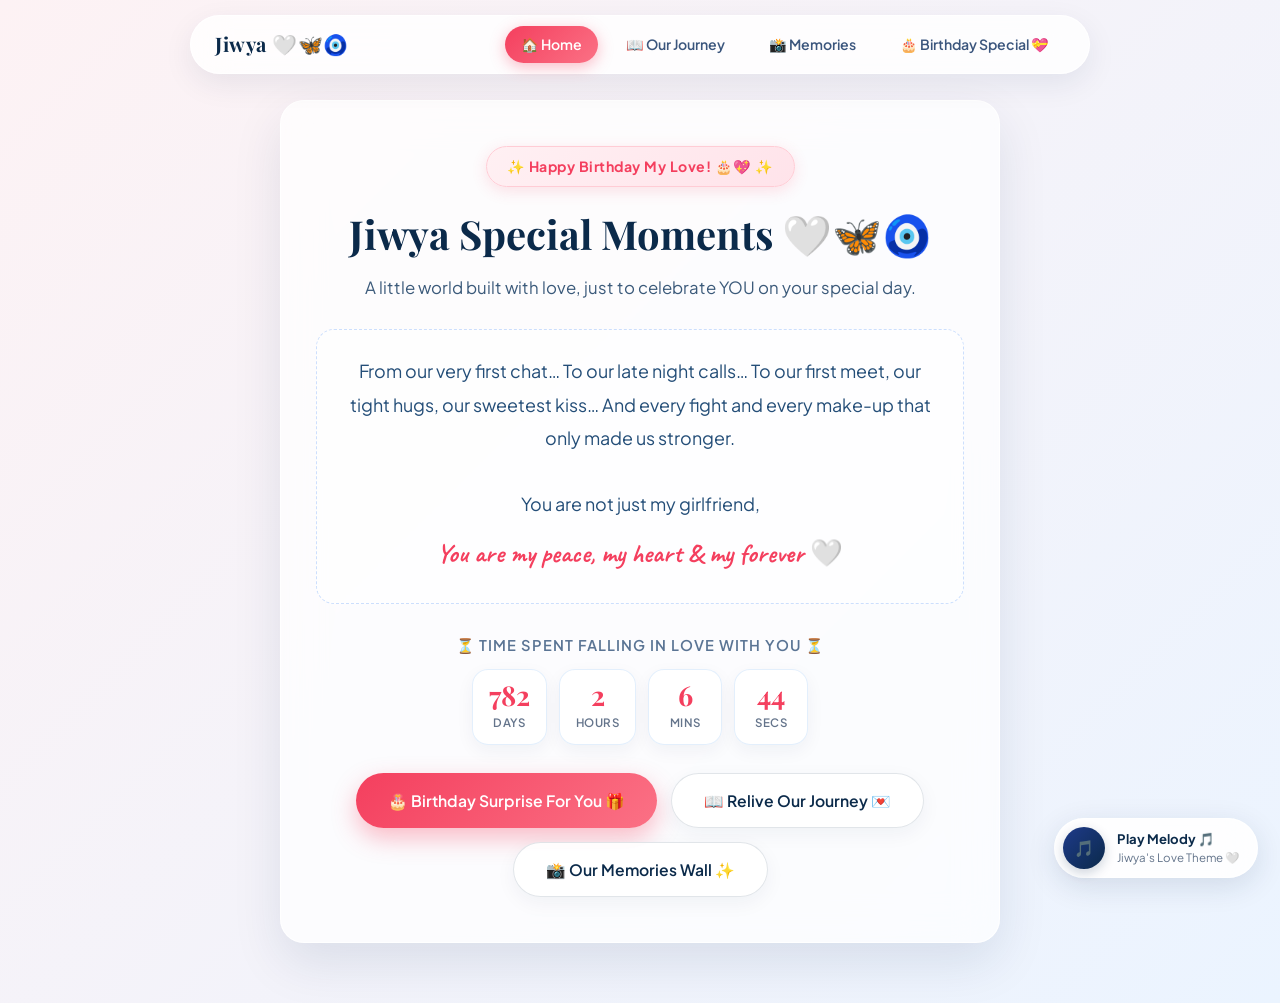
<file: index.html>
<!DOCTYPE html>
<html lang="en">

<head>
  <meta charset="UTF-8" />
  <meta name="viewport" content="width=device-width, initial-scale=1.0" />
  <title>Happy Birthday My Love 🎂 Jiwya 🤍🦋🧿</title>
  <link rel="stylesheet" href="style.css" />
</head>

<body>

  <div class="main-wrapper">
    <div class="container">

      <div class="special-badge">
        ✨ Happy Birthday My Love! 🎂💖 ✨
      </div>

      <h1>Jiwya Special Moments 🤍🦋🧿</h1>
      <p class="subtitle">A little world built with love, just to celebrate YOU on your special day.</p>

      <div class="message">
        From our very first chat…
        To our late night calls…
        To our first meet, our tight hugs, our sweetest kiss…
        And every fight and every make-up that only made us stronger.
        <br><br>
        You are not just my girlfriend,
        <span class="message-highlight">You are my peace, my heart & my forever 🤍</span>
      </div>

      <!-- Live Togetherness Counter -->
      <div class="counter-section">
        <div class="counter-title">⏳ Time Spent Falling In Love With You ⏳</div>
        <div class="love-counter-grid" id="love-counter">
          <!-- Populated dynamically by main.js -->
        </div>
      </div>

      <!-- Action Buttons -->
      <div class="btn-group">
        <a href="surprise.html" class="btn btn-primary">🎂 Birthday Surprise For You 🎁</a>
        <a href="moments.html" class="btn btn-secondary">📖 Relive Our Journey 💌</a>
        <a href="gallery.html" class="btn btn-secondary">📸 Our Memories Wall ✨</a>
      </div>

    </div>
  </div>

  <script src="main.js"></script>
</body>

</html>
</file>
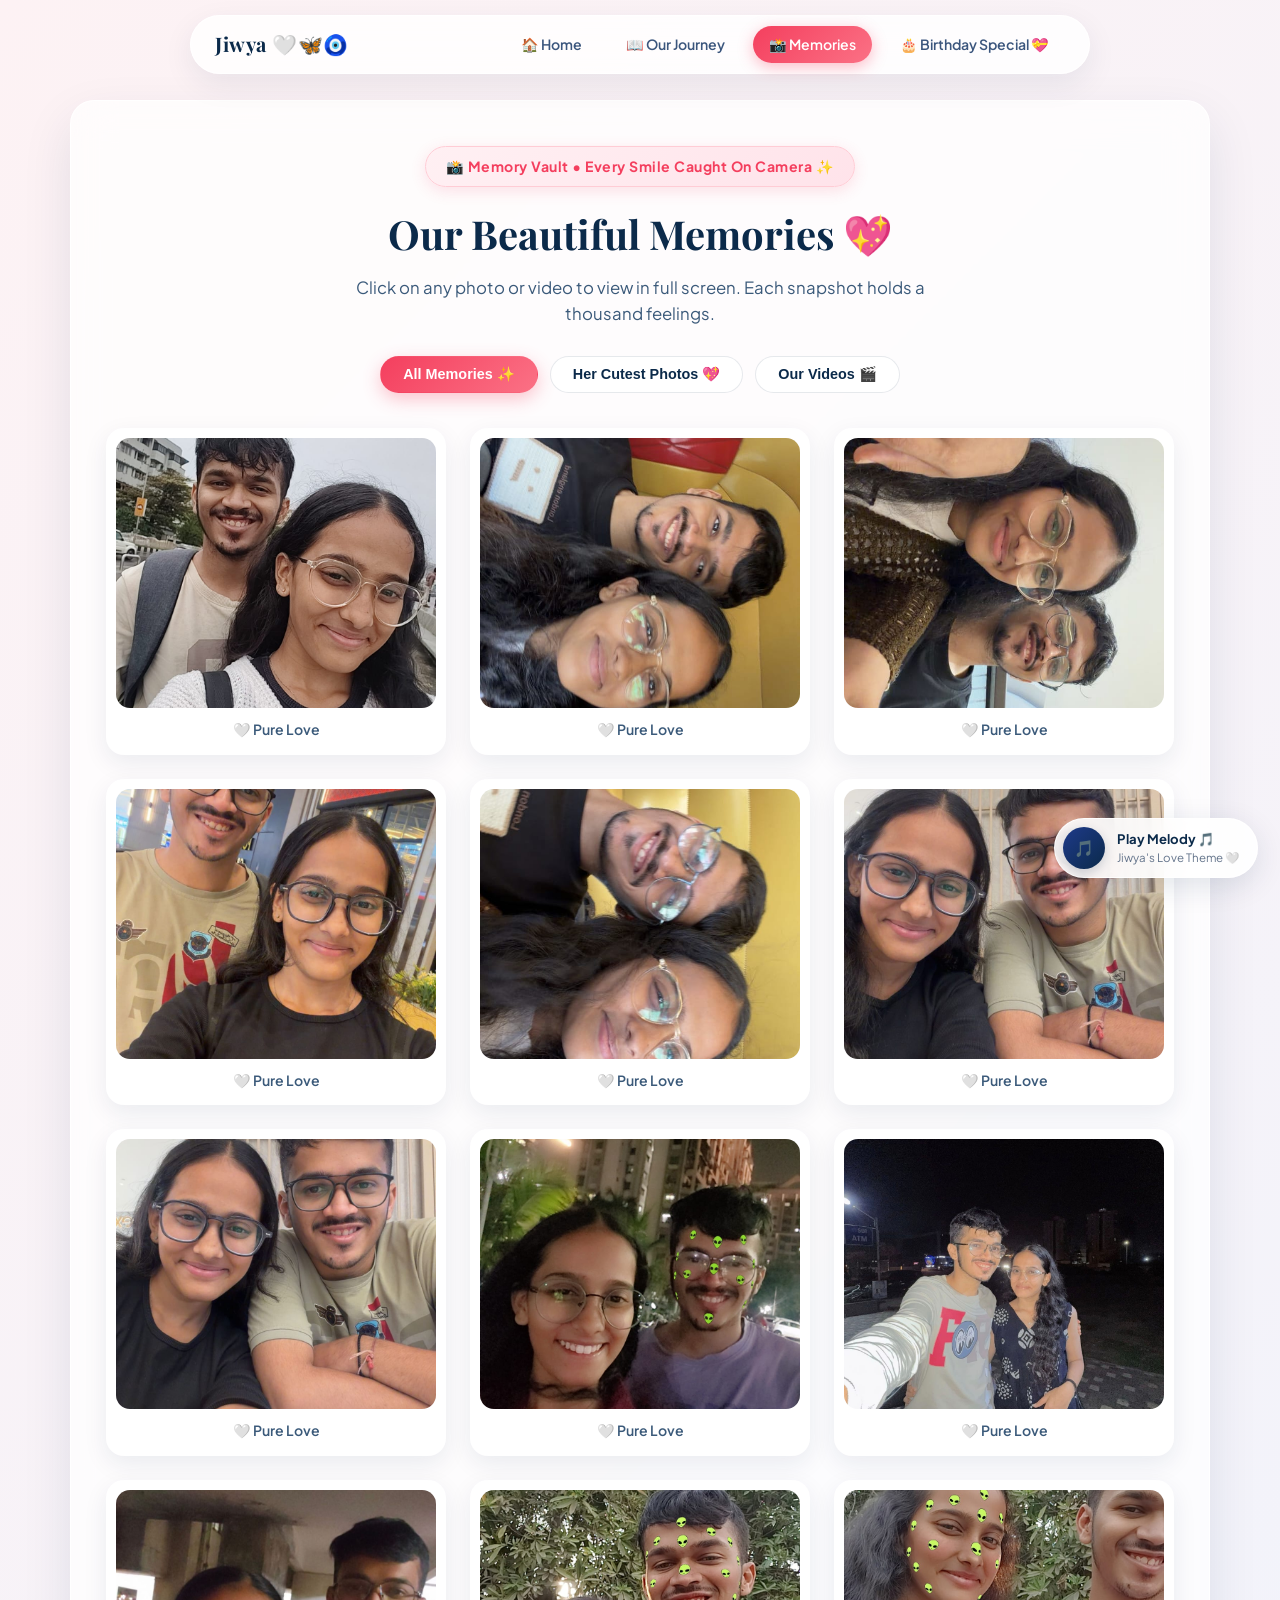
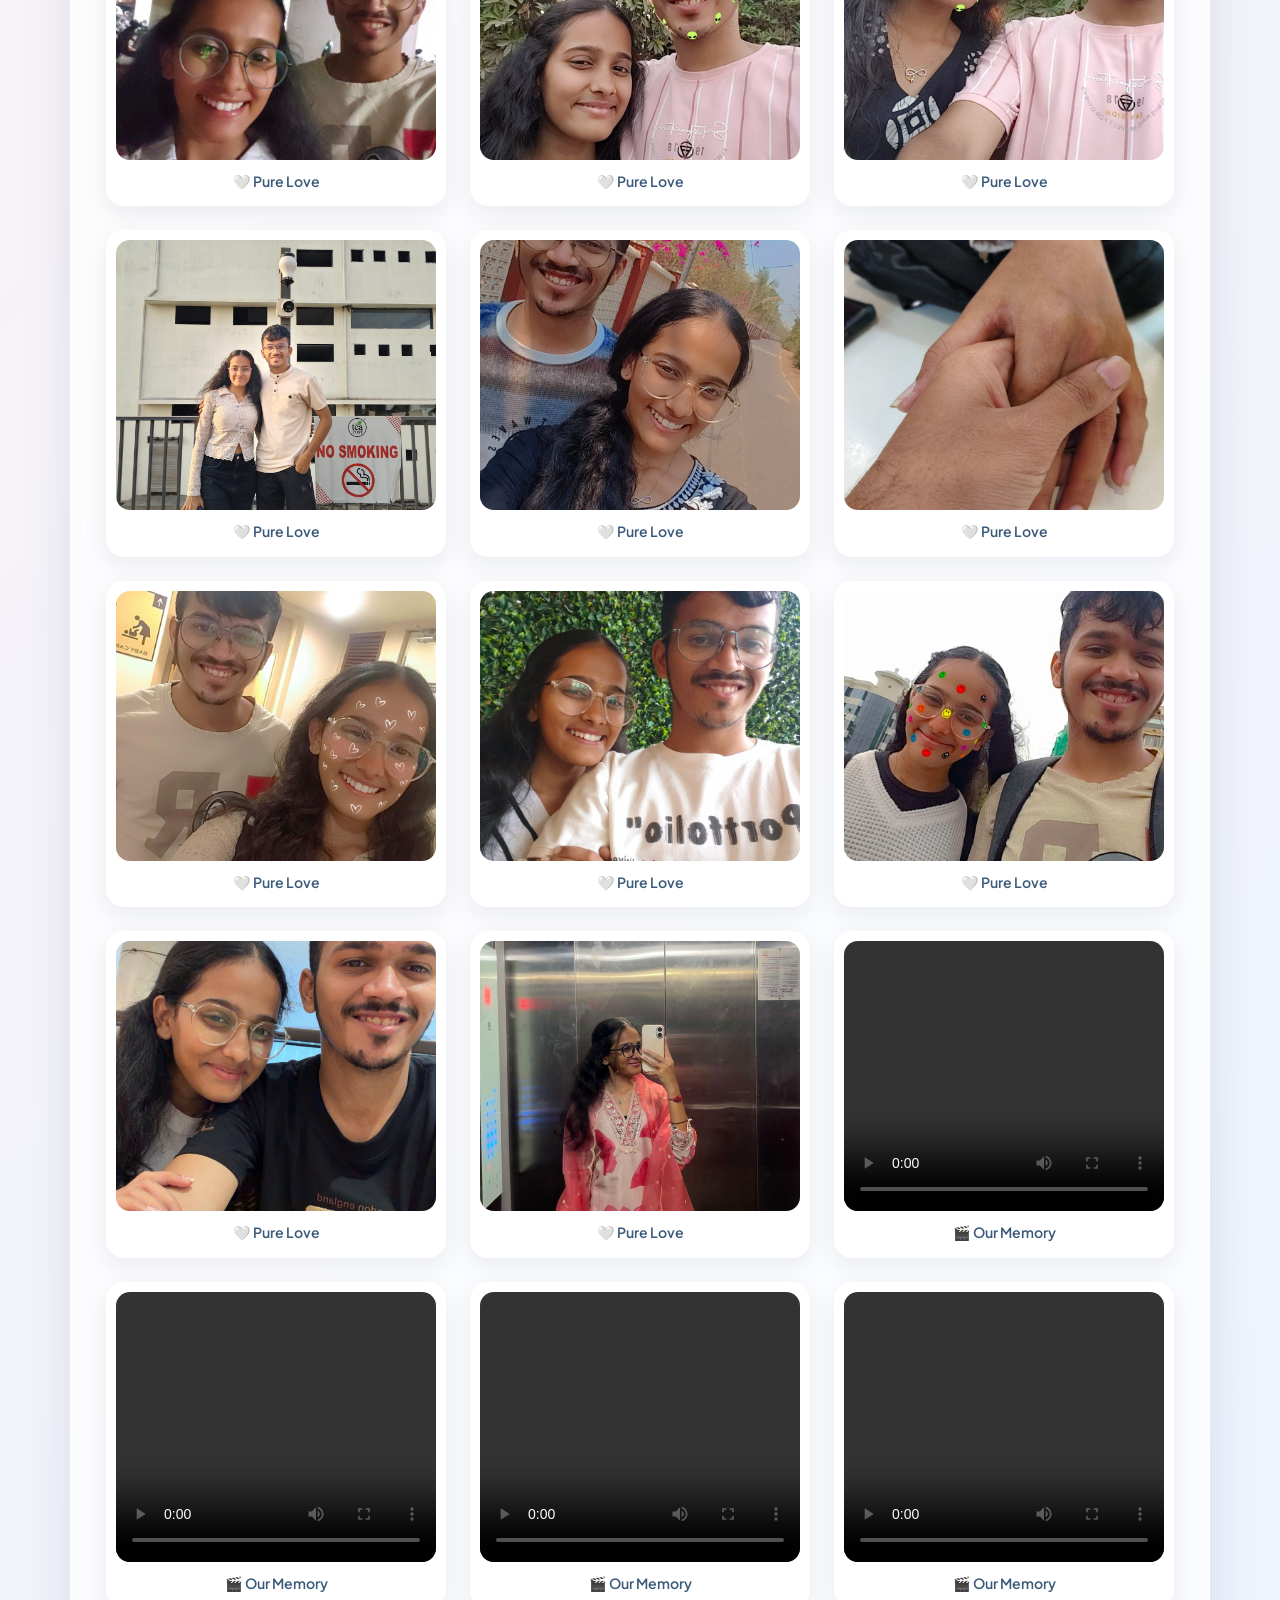
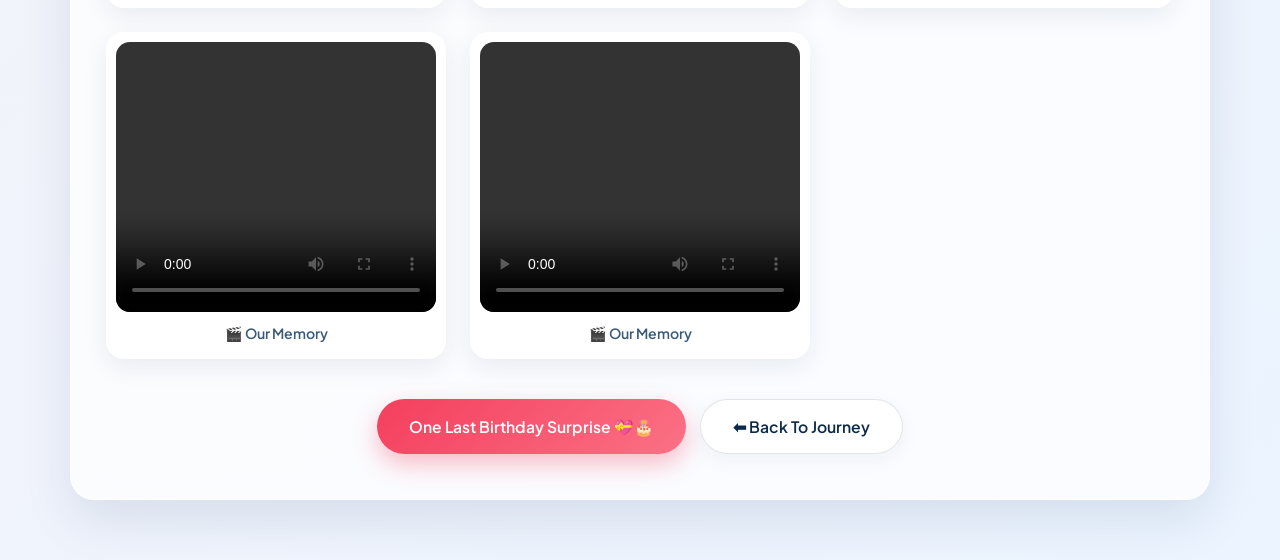
<file: gallery.html>
<!DOCTYPE html>
<html lang="en">

<head>
  <meta charset="UTF-8" />
  <meta name="viewport" content="width=device-width, initial-scale=1.0" />
  <title>Our Beautiful Memories 💖 Jiwya</title>
  <link rel="stylesheet" href="style.css" />
</head>

<body>

  <div class="main-wrapper">
    <div class="container gallery-container">

      <div class="special-badge">
        📸 Memory Vault • Every Smile Caught On Camera ✨
      </div>

      <h1>Our Beautiful Memories 💖</h1>
      <p class="subtitle">Click on any photo or video to view in full screen. Each snapshot holds a thousand feelings.
      </p>

      <div class="gallery">

        <!-- Photos -->
        <img src="images/image.png" alt="Her Gorgeous Smile 🤍">
        <img src="images/j1.jpeg" alt="The Prettiest Birthday Girl 💕">
        <img src="images/j2.jpeg" alt="My Whole Heart 💖">
        <img src="images/j3.jpeg" alt="Cute & Candid Moments 🌸">
        <img src="images/j4.jpeg" alt="Those Beautiful Eyes ✨">
        <img src="images/j5.jpeg" alt="Cutest Queen 👑">
        <img src="images/j6.jpeg" alt="Making Memories Together 🤍">
        <img src="images/j7.jpeg" alt="Pure Joy & Laughter 😊">
        <img src="images/j8.jpeg" alt="My Favorite View 🥰">
        <img src="images/j9.jpeg" alt="Always Adorable 🦋">
        <img src="images/j10.jpeg" alt="Sweet Moments 🌷">
        <img src="images/j11.jpeg" alt="Unfiltered Happiness 🤍">
        <img src="images/j12.jpeg" alt="You Light Up My World 💫">
        <img src="images/j13.jpeg" alt="Our Special Days Together 💕">
        <img src="images/j14.jpeg" alt="My Forever Person 💍">
        <img src="images/j15.jpeg" alt="Cherished Smiles 🌸">
        <img src="images/j16.jpeg" alt="So In Love With You 💖">
        <img src="images/j17.jpeg" alt="Every Second By Your Side 🤍">
        <img src="images/Screenshot_20260107_004355.jpg" alt="Our Late Night Chats & Memories 📱">
        <img src="images/Screenshot_20260220_105243.jpg" alt="Messages That Made Me Blush 💬">

        <!-- Videos -->
        <video controls playsinline preload="metadata">
          <source src="images/j18.mp4" type="video/mp4">
        </video>

        <video controls playsinline preload="metadata">
          <source src="images/j19.mp4" type="video/mp4">
        </video>

        <video controls playsinline preload="metadata">
          <source src="images/j20.mp4" type="video/mp4">
        </video>

        <video controls playsinline preload="metadata">
          <source src="images/VID-20260226-WA0005.mp4" type="video/mp4">
        </video>

        <video controls playsinline preload="metadata">
          <source src="images/VID-20260226-WA0028.mp4" type="video/mp4">
        </video>

        <video controls playsinline preload="metadata">
          <source src="images/Snapchat-785630811.mp4" type="video/mp4">
        </video>

      </div>

      <div class="btn-group">
        <a href="surprise.html" class="btn btn-primary">One Last Birthday Surprise 💝🎂</a>
        <a href="moments.html" class="btn btn-secondary">⬅ Back To Journey</a>
      </div>

    </div>
  </div>

  <script src="main.js"></script>
</body>

</html>
</file>
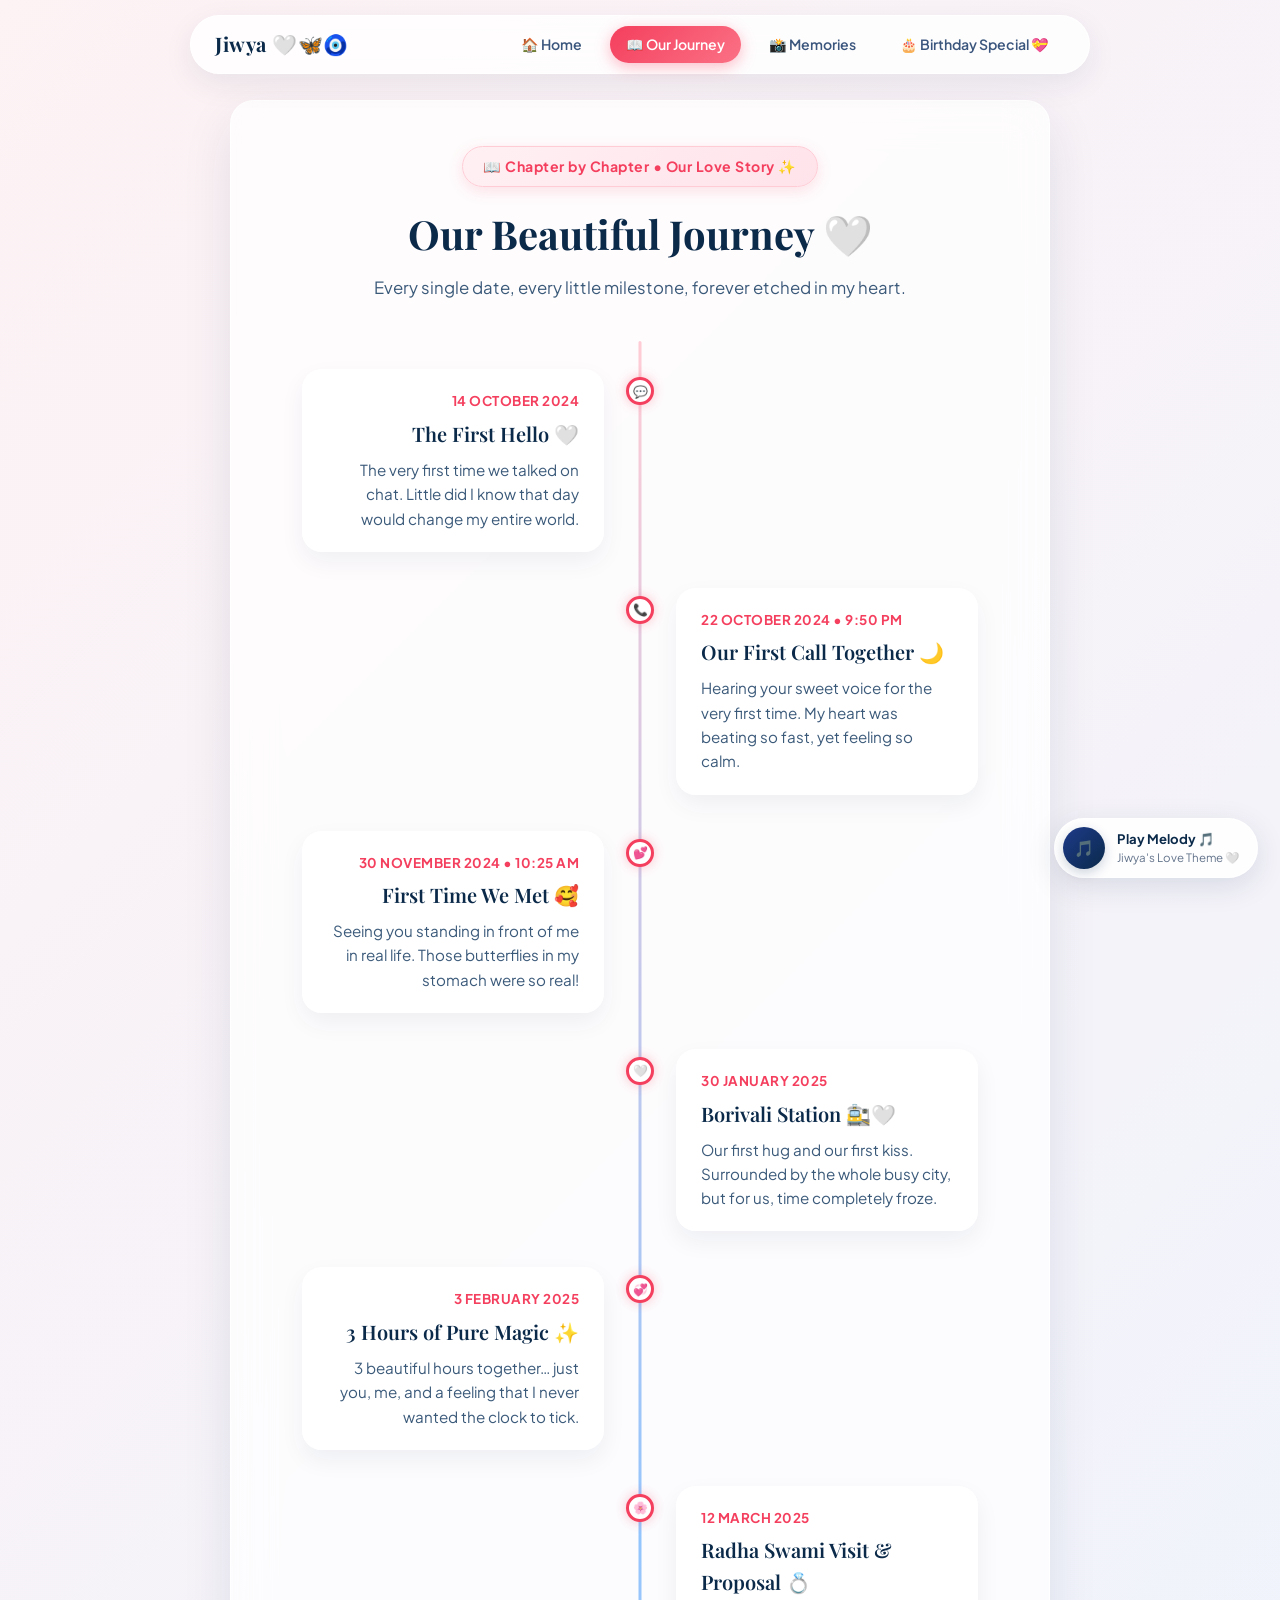
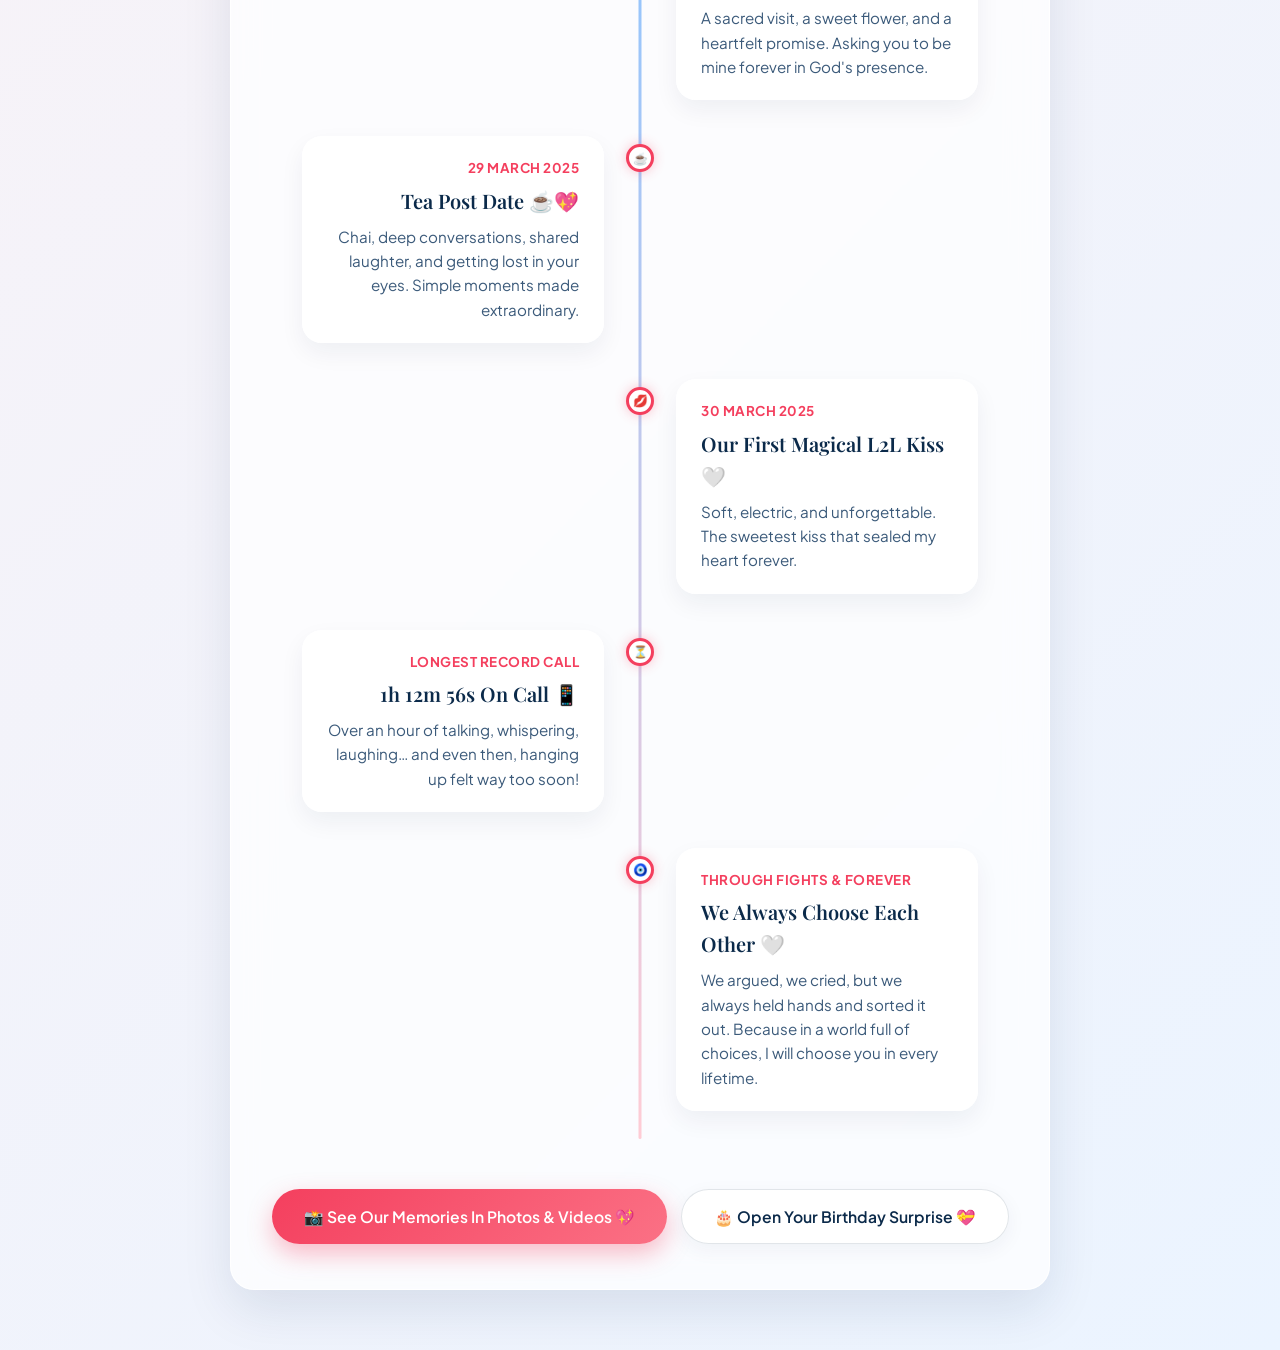
<file: moments.html>
<!DOCTYPE html>
<html lang="en">

<head>
  <meta charset="UTF-8" />
  <meta name="viewport" content="width=device-width, initial-scale=1.0" />
  <title>Our Beautiful Journey 🤍 Jiwya</title>
  <link rel="stylesheet" href="style.css" />
</head>

<body>

  <div class="main-wrapper">
    <div class="container timeline-wrapper">

      <div class="special-badge">
        📖 Chapter by Chapter • Our Love Story ✨
      </div>

      <h1>Our Beautiful Journey 🤍</h1>
      <p class="subtitle">Every single date, every little milestone, forever etched in my heart.</p>

      <!-- TIMELINE -->
      <div class="timeline">

        <!-- 1 -->
        <div class="timeline-item">
          <div class="timeline-dot">💬</div>
          <div class="timeline-card">
            <div class="timeline-date">14 October 2024</div>
            <div class="timeline-title">The First Hello 🤍</div>
            <div class="timeline-desc">The very first time we talked on chat. Little did I know that day would change my
              entire world.</div>
          </div>
        </div>

        <!-- 2 -->
        <div class="timeline-item">
          <div class="timeline-dot">📞</div>
          <div class="timeline-card">
            <div class="timeline-date">22 October 2024 • 9:50 PM</div>
            <div class="timeline-title">Our First Call Together 🌙</div>
            <div class="timeline-desc">Hearing your sweet voice for the very first time. My heart was beating so fast,
              yet feeling so calm.</div>
          </div>
        </div>

        <!-- 3 -->
        <div class="timeline-item">
          <div class="timeline-dot">💕</div>
          <div class="timeline-card">
            <div class="timeline-date">30 November 2024 • 10:25 AM</div>
            <div class="timeline-title">First Time We Met 🥰</div>
            <div class="timeline-desc">Seeing you standing in front of me in real life. Those butterflies in my stomach
              were so real!</div>
          </div>
        </div>

        <!-- 4 -->
        <div class="timeline-item">
          <div class="timeline-dot">🤍</div>
          <div class="timeline-card">
            <div class="timeline-date">30 January 2025</div>
            <div class="timeline-title">Borivali Station 🚉🤍</div>
            <div class="timeline-desc">Our first hug and our first kiss. Surrounded by the whole busy city, but for us,
              time completely froze.</div>
          </div>
        </div>

        <!-- 5 -->
        <div class="timeline-item">
          <div class="timeline-dot">💞</div>
          <div class="timeline-card">
            <div class="timeline-date">3 February 2025</div>
            <div class="timeline-title">3 Hours of Pure Magic ✨</div>
            <div class="timeline-desc">3 beautiful hours together… just you, me, and a feeling that I never wanted the
              clock to tick.</div>
          </div>
        </div>

        <!-- 6 -->
        <div class="timeline-item">
          <div class="timeline-dot">🌸</div>
          <div class="timeline-card">
            <div class="timeline-date">12 March 2025</div>
            <div class="timeline-title">Radha Swami Visit & Proposal 💍</div>
            <div class="timeline-desc">A sacred visit, a sweet flower, and a heartfelt promise. Asking you to be mine
              forever in God's presence.</div>
          </div>
        </div>

        <!-- 7 -->
        <div class="timeline-item">
          <div class="timeline-dot">☕</div>
          <div class="timeline-card">
            <div class="timeline-date">29 March 2025</div>
            <div class="timeline-title">Tea Post Date ☕💖</div>
            <div class="timeline-desc">Chai, deep conversations, shared laughter, and getting lost in your eyes. Simple
              moments made extraordinary.</div>
          </div>
        </div>

        <!-- 8 -->
        <div class="timeline-item">
          <div class="timeline-dot">💋</div>
          <div class="timeline-card">
            <div class="timeline-date">30 March 2025</div>
            <div class="timeline-title">Our First Magical L2L Kiss 🤍</div>
            <div class="timeline-desc">Soft, electric, and unforgettable. The sweetest kiss that sealed my heart
              forever.</div>
          </div>
        </div>

        <!-- 9 -->
        <div class="timeline-item">
          <div class="timeline-dot">⏳</div>
          <div class="timeline-card">
            <div class="timeline-date">Longest Record Call</div>
            <div class="timeline-title">1h 12m 56s On Call 📱</div>
            <div class="timeline-desc">Over an hour of talking, whispering, laughing… and even then, hanging up felt way
              too soon!</div>
          </div>
        </div>

        <!-- 10 -->
        <div class="timeline-item">
          <div class="timeline-dot">🧿</div>
          <div class="timeline-card">
            <div class="timeline-date">Through Fights & Forever</div>
            <div class="timeline-title">We Always Choose Each Other 🤍</div>
            <div class="timeline-desc">We argued, we cried, but we always held hands and sorted it out. Because in a
              world full of choices, I will choose you in every lifetime.</div>
          </div>
        </div>

      </div>

      <div class="btn-group">
        <a href="gallery.html" class="btn btn-primary">📸 See Our Memories In Photos & Videos 💖</a>
        <a href="surprise.html" class="btn btn-secondary">🎂 Open Your Birthday Surprise 💝</a>
      </div>

    </div>
  </div>

  <script src="main.js"></script>
</body>

</html>
</file>
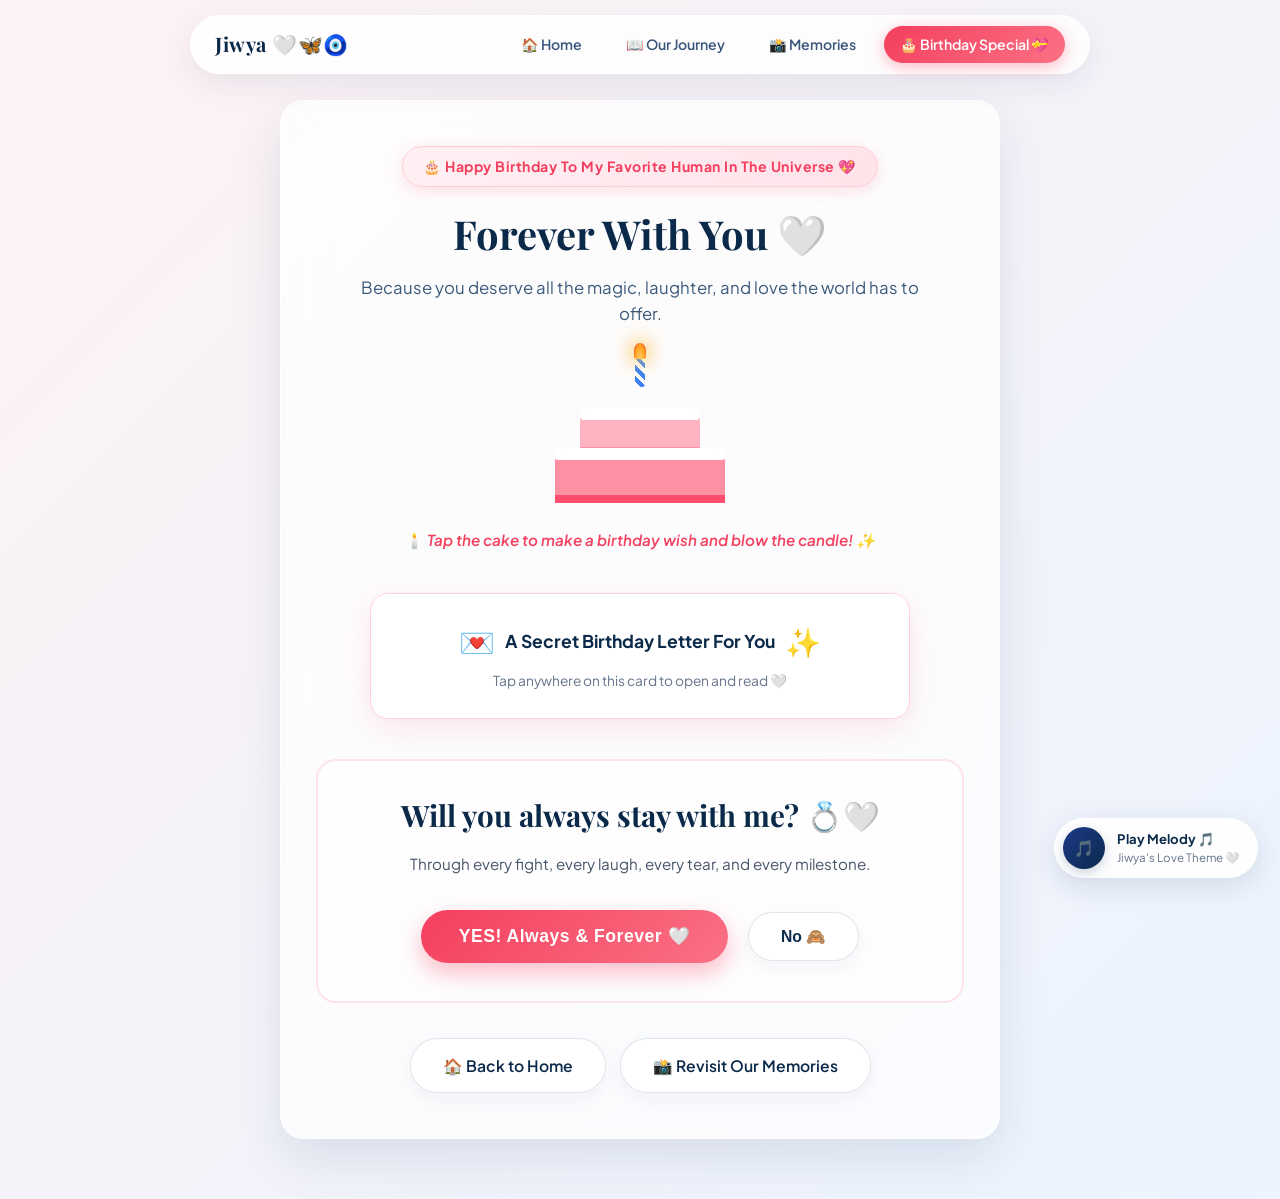
<file: surprise.html>
<!DOCTYPE html>
<html lang="en">

<head>
  <meta charset="UTF-8" />
  <meta name="viewport" content="width=device-width, initial-scale=1.0" />
  <title>A Birthday Surprise For You 🎂🤍 Jiwya</title>
  <link rel="stylesheet" href="style.css" />
</head>

<body>

  <div class="main-wrapper">
    <div class="container">

      <div class="special-badge">
        🎂 Happy Birthday To My Favorite Human In The Universe 💖
      </div>

      <h1>Forever With You 🤍</h1>
      <p class="subtitle">Because you deserve all the magic, laughter, and love the world has to offer.</p>

      <!-- 1. Interactive Birthday Cake -->
      <div class="cake-section" id="interactive-cake" title="Click or tap to make a wish and blow out the candle!">
        <div class="cake">
          <div class="candle">
            <div class="flame"></div>
          </div>
          <div class="cake-tier-top">
            <div class="cake-frosting"></div>
          </div>
          <div class="cake-tier-bottom">
            <div class="cake-frosting"></div>
          </div>
        </div>
        <div class="cake-instruction" id="cake-instruction">
          🕯️ <em>Tap the cake to make a birthday wish and blow the candle! ✨</em>
        </div>
      </div>

      <!-- 2. Interactive Love Letter -->
      <div class="letter-section">
        <div class="letter-envelope" id="letter-envelope" title="Tap to open your love letter">
          <div class="envelope-header">
            <span class="wax-seal">💌</span>
            <span>A Secret Birthday Letter For You</span>
            <span class="wax-seal">✨</span>
          </div>
          <p class="envelope-preview-text">Tap anywhere on this card to open and read 🤍</p>

          <div class="letter-body">
            My Dearest Love,
            <br><br>
            From our very first chat on 14th October, to our first phone call that lasted into the night…
            From our first hug at Borivali station where time completely stopped, to our sacred Radha Swami visit, our
            proposal, and our sweet Tea Post dates…
            <br><br>
            Every single memory with you is my favourite place to be.
            You are the first person I want to talk to in the morning and the last voice I want to hear before sleeping.
            <br><br>
            I don’t want a fairytale. I don't need perfect days.
            I just want ordinary, messy, beautiful, laughing days with YOU.
            <br><br>
            Happy Birthday to the girl who stole my heart and made it her home. 🤍🦋🧿
            <br><br>
            <em>Forever & always yours,</em><br>
            <strong>Divya 🤍</strong>
          </div>
        </div>
      </div>

      <!-- 3. Proposal Section with Playful Dodging No Button -->
      <div class="proposal-box" id="proposal-card">
        <h2>Will you always stay with me? 💍🤍</h2>
        <p style="color: #475569; font-size: 0.95rem;">Through every fight, every laugh, every tear, and every
          milestone.</p>

        <div class="proposal-actions" id="proposal-actions">
          <button class="btn btn-primary" id="proposal-yes">YES! Always & Forever 🤍</button>
          <button class="btn btn-secondary" id="proposal-no">No 🙈</button>
        </div>
      </div>

      <div class="btn-group" style="margin-top: 35px;">
        <a href="index.html" class="btn btn-secondary">🏠 Back to Home</a>
        <a href="gallery.html" class="btn btn-secondary">📸 Revisit Our Memories</a>
      </div>

    </div>
  </div>

  <script src="main.js"></script>
</body>

</html>
</file>
<file: style.css>
@import url('https://fonts.googleapis.com/css2?family=Caveat:wght@500;700&family=Playfair+Display:ital,wght@0,500;0,700;1,400&family=Plus+Jakarta+Sans:wght@300;400;500;600;700&display=swap');

:root {
  --primary-navy: #0b2a4a;
  --primary-blue: #1d4ed8;
  --accent-pink: #ff5e84;
  --accent-rose: #f43f5e;
  --accent-gold: #f59e0b;
  --bg-gradient: linear-gradient(135deg, #fdf2f4 0%, #ebf4ff 50%, #fcf0f7 100%);
  --glass-bg: rgba(255, 255, 255, 0.72);
  --glass-border: rgba(255, 255, 255, 0.85);
  --glass-shadow: 0 20px 50px rgba(11, 42, 74, 0.1);
  --card-radius: 24px;
}

* {
  margin: 0;
  padding: 0;
  box-sizing: border-box;
}

html {
  scroll-behavior: smooth;
}

body {
  font-family: 'Plus Jakarta Sans', sans-serif;
  min-height: 100vh;
  background: var(--bg-gradient);
  background-size: 200% 200%;
  animation: gradientShift 14s ease infinite;
  color: var(--primary-navy);
  overflow-x: hidden;
  position: relative;
  line-height: 1.6;
}

@keyframes gradientShift {
  0% {
    background-position: 0% 50%;
  }

  50% {
    background-position: 100% 50%;
  }

  100% {
    background-position: 0% 50%;
  }
}

/* ==========================================
   NAVIGATION BAR
   ========================================== */
.romantic-nav {
  position: fixed;
  top: 15px;
  left: 50%;
  transform: translateX(-50%);
  width: calc(100% - 40px);
  max-width: 900px;
  background: rgba(255, 255, 255, 0.82);
  -webkit-backdrop-filter: blur(18px);
  backdrop-filter: blur(18px);
  border: 1px solid var(--glass-border);
  border-radius: 50px;
  box-shadow: 0 10px 30px rgba(11, 42, 74, 0.08);
  z-index: 1000;
  padding: 10px 24px;
  transition: all 0.3s ease;
}

.nav-content {
  display: flex;
  align-items: center;
  justify-content: space-between;
}

.nav-brand {
  font-family: 'Playfair Display', serif;
  font-size: 1.25rem;
  font-weight: 700;
  color: var(--primary-navy);
  text-decoration: none;
  display: flex;
  align-items: center;
  gap: 6px;
  letter-spacing: 0.5px;
}

.nav-links {
  display: flex;
  align-items: center;
  gap: 12px;
}

.nav-link {
  font-size: 0.88rem;
  font-weight: 600;
  color: #3b567d;
  text-decoration: none;
  padding: 7px 16px;
  border-radius: 30px;
  transition: all 0.25s ease;
}

.nav-link:hover {
  color: var(--accent-rose);
  background: rgba(244, 63, 94, 0.08);
  transform: translateY(-1px);
}

.nav-link.active {
  background: linear-gradient(135deg, var(--accent-rose), #fb7185);
  color: #ffffff;
  box-shadow: 0 4px 15px rgba(244, 63, 94, 0.35);
}

/* ==========================================
   PAGE LAYOUT & CONTAINERS
   ========================================== */
.main-wrapper {
  min-height: 100vh;
  display: flex;
  flex-direction: column;
  align-items: center;
  justify-content: center;
  padding: 100px 20px 60px;
  position: relative;
  z-index: 1;
}

.container {
  width: 100%;
  max-width: 720px;
  margin: 0 auto;
  background: var(--glass-bg);
  -webkit-backdrop-filter: blur(20px);
  backdrop-filter: blur(20px);
  border: 1px solid var(--glass-border);
  border-radius: var(--card-radius);
  box-shadow: var(--glass-shadow);
  padding: 45px 35px;
  text-align: center;
  position: relative;
  animation: cardFadeUp 1s cubic-bezier(0.16, 1, 0.3, 1) forwards;
}

@keyframes cardFadeUp {
  from {
    opacity: 0;
    transform: translateY(24px) scale(0.98);
  }

  to {
    opacity: 1;
    transform: translateY(0) scale(1);
  }
}

/* Special Banner */
.special-badge {
  display: inline-flex;
  align-items: center;
  gap: 8px;
  background: linear-gradient(135deg, #fff0f3, #ffe3ea);
  border: 1px solid #ffccd5;
  color: var(--accent-rose);
  padding: 8px 20px;
  border-radius: 50px;
  font-size: 0.88rem;
  font-weight: 700;
  letter-spacing: 0.5px;
  margin-bottom: 22px;
  box-shadow: 0 4px 15px rgba(244, 63, 94, 0.15);
  animation: pulseBadge 2.5s infinite;
}

@keyframes pulseBadge {

  0%,
  100% {
    transform: scale(1);
  }

  50% {
    transform: scale(1.03);
  }
}

/* Headings */
h1 {
  font-family: 'Playfair Display', serif;
  font-size: 2.5rem;
  color: var(--primary-navy);
  margin-bottom: 16px;
  line-height: 1.25;
}

h2 {
  font-family: 'Playfair Display', serif;
  font-size: 1.85rem;
  color: var(--primary-navy);
  margin-bottom: 14px;
}

.subtitle {
  font-size: 1.05rem;
  color: #3b5a7a;
  max-width: 580px;
  margin: 0 auto 28px;
}

/* Love message text */
.message {
  font-size: 1.12rem;
  line-height: 1.85;
  color: #244e78;
  margin-bottom: 30px;
  background: rgba(255, 255, 255, 0.5);
  padding: 24px;
  border-radius: 18px;
  border: 1px dashed rgba(59, 130, 246, 0.25);
}

.message-highlight {
  font-family: 'Caveat', cursive;
  font-size: 1.65rem;
  color: var(--accent-rose);
  display: block;
  margin-top: 10px;
  font-weight: 700;
}

/* ==========================================
   DAYS OF LOVE COUNTER
   ========================================== */
.counter-section {
  margin: 28px 0;
}

.counter-title {
  font-size: 0.92rem;
  font-weight: 600;
  color: #5a7494;
  text-transform: uppercase;
  letter-spacing: 1px;
  margin-bottom: 12px;
}

.love-counter-grid {
  display: flex;
  justify-content: center;
  gap: 12px;
}

.counter-box {
  background: rgba(255, 255, 255, 0.85);
  border: 1px solid rgba(220, 235, 252, 0.8);
  border-radius: 16px;
  padding: 12px 16px;
  min-width: 74px;
  box-shadow: 0 6px 18px rgba(11, 42, 74, 0.05);
  display: flex;
  flex-direction: column;
  align-items: center;
}

.counter-val {
  font-size: 1.7rem;
  font-weight: 700;
  color: var(--accent-rose);
  font-family: 'Playfair Display', serif;
  line-height: 1;
}

.counter-lbl {
  font-size: 0.72rem;
  font-weight: 600;
  color: #64748b;
  text-transform: uppercase;
  letter-spacing: 0.5px;
  margin-top: 4px;
}

/* ==========================================
   BUTTONS
   ========================================== */
.btn-group {
  display: flex;
  justify-content: center;
  flex-wrap: wrap;
  gap: 14px;
  margin-top: 20px;
}

.btn {
  display: inline-flex;
  align-items: center;
  justify-content: center;
  gap: 8px;
  padding: 14px 32px;
  border-radius: 40px;
  font-size: 0.98rem;
  font-weight: 600;
  text-decoration: none;
  cursor: pointer;
  border: none;
  transition: all 0.3s cubic-bezier(0.16, 1, 0.3, 1);
}

.btn-primary {
  background: linear-gradient(135deg, var(--accent-rose), #fb7185);
  color: #ffffff;
  box-shadow: 0 10px 25px rgba(244, 63, 94, 0.35);
}

.btn-primary:hover {
  transform: translateY(-3px) scale(1.02);
  box-shadow: 0 16px 32px rgba(244, 63, 94, 0.45);
}

.btn-secondary {
  background: rgba(255, 255, 255, 0.9);
  color: var(--primary-navy);
  border: 1px solid rgba(11, 42, 74, 0.12);
  box-shadow: 0 6px 20px rgba(11, 42, 74, 0.05);
}

.btn-secondary:hover {
  background: #ffffff;
  transform: translateY(-2px);
  color: var(--primary-blue);
  box-shadow: 0 10px 24px rgba(11, 42, 74, 0.1);
}

/* ==========================================
   TIMELINE (OUR JOURNEY)
   ========================================== */
.timeline-wrapper {
  max-width: 820px;
}

.timeline {
  position: relative;
  margin: 40px 0 50px;
  padding: 10px 0;
}

.timeline::before {
  content: "";
  position: absolute;
  top: 0;
  bottom: 0;
  left: 50%;
  width: 3px;
  background: linear-gradient(to bottom, #ffccd5, #93c5fd, #ffccd5);
  transform: translateX(-50%);
  border-radius: 3px;
}

.timeline-item {
  position: relative;
  width: 50%;
  padding: 18px 36px;
  box-sizing: border-box;
}

.timeline-item:nth-child(odd) {
  left: 0;
  text-align: right;
}

.timeline-item:nth-child(even) {
  left: 50%;
  text-align: left;
}

.timeline-dot {
  position: absolute;
  top: 26px;
  width: 28px;
  height: 28px;
  background: #ffffff;
  border: 3px solid var(--accent-rose);
  border-radius: 50%;
  display: flex;
  align-items: center;
  justify-content: center;
  font-size: 12px;
  z-index: 2;
  box-shadow: 0 0 12px rgba(244, 63, 94, 0.3);
}

.timeline-item:nth-child(odd) .timeline-dot {
  right: -14px;
}

.timeline-item:nth-child(even) .timeline-dot {
  left: -14px;
}

.timeline-card {
  background: rgba(255, 255, 255, 0.88);
  padding: 20px 24px;
  border-radius: 20px;
  border: 1px solid var(--glass-border);
  box-shadow: 0 10px 25px rgba(11, 42, 74, 0.06);
  transition: transform 0.3s ease, box-shadow 0.3s ease;
}

.timeline-card:hover {
  transform: translateY(-4px);
  box-shadow: 0 15px 35px rgba(11, 42, 74, 0.12);
}

.timeline-date {
  font-size: 0.84rem;
  font-weight: 700;
  color: var(--accent-rose);
  text-transform: uppercase;
  letter-spacing: 0.5px;
  margin-bottom: 6px;
}

.timeline-title {
  font-family: 'Playfair Display', serif;
  font-size: 1.25rem;
  font-weight: 600;
  color: var(--primary-navy);
  margin-bottom: 8px;
}

.timeline-desc {
  font-size: 0.95rem;
  color: #3b5a7a;
  line-height: 1.6;
}

/* ==========================================
   GALLERY & FILTERS & POLAROID CARDS
   ========================================== */
.gallery-container {
  max-width: 1140px;
}

.gallery-filters {
  display: flex;
  justify-content: center;
  gap: 12px;
  margin-bottom: 35px;
  flex-wrap: wrap;
}

.filter-btn {
  padding: 9px 22px;
  border-radius: 30px;
  border: 1px solid rgba(11, 42, 74, 0.1);
  background: rgba(255, 255, 255, 0.8);
  color: var(--primary-navy);
  font-size: 0.9rem;
  font-weight: 600;
  cursor: pointer;
  transition: all 0.25s ease;
}

.filter-btn:hover {
  background: #ffffff;
  color: var(--accent-rose);
  transform: translateY(-2px);
}

.filter-btn.active {
  background: linear-gradient(135deg, var(--accent-rose), #fb7185);
  color: #ffffff;
  border-color: transparent;
  box-shadow: 0 6px 18px rgba(244, 63, 94, 0.3);
}

.gallery {
  display: grid;
  grid-template-columns: repeat(auto-fill, minmax(260px, 1fr));
  gap: 24px;
  margin-bottom: 40px;
}

.gallery-card {
  position: relative;
  border-radius: 18px;
  overflow: hidden;
  background: #ffffff;
  padding: 10px 10px 14px;
  box-shadow: 0 8px 24px rgba(11, 42, 74, 0.08);
  transition: transform 0.35s cubic-bezier(0.16, 1, 0.3, 1), box-shadow 0.35s ease;
  cursor: pointer;
}

.gallery-card:hover {
  transform: translateY(-7px) rotate(0.5deg);
  box-shadow: 0 18px 40px rgba(11, 42, 74, 0.18);
}

.gallery-card img,
.gallery-card video {
  width: 100%;
  height: 270px;
  object-fit: cover;
  border-radius: 14px;
  display: block;
}

.gallery-card .card-overlay {
  padding-top: 10px;
  font-size: 0.88rem;
  font-weight: 600;
  color: #3b5a7a;
  text-align: center;
  display: flex;
  align-items: center;
  justify-content: center;
  gap: 6px;
}

/* ==========================================
   LIGHTBOX MODAL
   ========================================== */
.lightbox-modal {
  position: fixed;
  top: 0;
  left: 0;
  width: 100vw;
  height: 100vh;
  z-index: 2000;
  display: none;
  align-items: center;
  justify-content: center;
}

.lightbox-modal.active {
  display: flex;
}

.lightbox-backdrop {
  position: absolute;
  width: 100%;
  height: 100%;
  background: rgba(11, 42, 74, 0.85);
  -webkit-backdrop-filter: blur(12px);
  backdrop-filter: blur(12px);
}

.lightbox-container {
  position: relative;
  z-index: 2001;
  max-width: 90vw;
  max-height: 85vh;
  display: flex;
  flex-direction: column;
  align-items: center;
}

.lightbox-content {
  display: flex;
  align-items: center;
  justify-content: center;
  max-width: 85vw;
  max-height: 75vh;
}

.lightbox-content img,
.lightbox-content video {
  max-width: 100%;
  max-height: 72vh;
  border-radius: 16px;
  box-shadow: 0 20px 60px rgba(0, 0, 0, 0.5);
  object-fit: contain;
}

.lightbox-close {
  position: absolute;
  top: -45px;
  right: 0;
  background: rgba(255, 255, 255, 0.2);
  border: none;
  color: #ffffff;
  font-size: 24px;
  width: 40px;
  height: 40px;
  border-radius: 50%;
  cursor: pointer;
  display: flex;
  align-items: center;
  justify-content: center;
  transition: all 0.2s;
}

.lightbox-close:hover {
  background: rgba(255, 255, 255, 0.4);
  transform: scale(1.1);
}

.lightbox-prev,
.lightbox-next {
  position: absolute;
  top: 50%;
  transform: translateY(-50%);
  background: rgba(255, 255, 255, 0.2);
  border: none;
  color: #ffffff;
  font-size: 22px;
  width: 48px;
  height: 48px;
  border-radius: 50%;
  cursor: pointer;
  display: flex;
  align-items: center;
  justify-content: center;
  transition: all 0.25s;
}

.lightbox-prev {
  left: -65px;
}

.lightbox-next {
  right: -65px;
}

.lightbox-prev:hover,
.lightbox-next:hover {
  background: rgba(255, 255, 255, 0.45);
  transform: translateY(-50%) scale(1.1);
}

.lightbox-caption {
  margin-top: 15px;
  color: #ffffff;
  font-size: 0.95rem;
  font-weight: 500;
  text-shadow: 0 2px 8px rgba(0, 0, 0, 0.4);
}

/* ==========================================
   BIRTHDAY SPECIAL: CAKE, ENVELOPE & PROPOSAL
   ========================================== */
.cake-section {
  margin: 30px auto;
  cursor: pointer;
  display: flex;
  flex-direction: column;
  align-items: center;
}

/* CSS Illustrated Cake */
.cake {
  position: relative;
  width: 170px;
  height: 120px;
  margin: 25px auto 15px;
}

.cake-tier-top {
  position: absolute;
  bottom: 50px;
  left: 25px;
  width: 120px;
  height: 45px;
  background: #ffb3c1;
  border-radius: 12px 12px 0 0;
  box-shadow: inset 0 -6px 0 #ff8fa3;
}

.cake-tier-bottom {
  position: absolute;
  bottom: 0;
  left: 0;
  width: 170px;
  height: 55px;
  background: #ff8fa3;
  border-radius: 14px 14px 0 0;
  box-shadow: inset 0 -8px 0 #ff4d6d;
}

.cake-frosting {
  position: absolute;
  top: 0;
  width: 100%;
  height: 12px;
  background: #ffffff;
  border-radius: 10px 10px 4px 4px;
}

.candle {
  position: absolute;
  top: -24px;
  left: 50%;
  transform: translateX(-50%);
  width: 10px;
  height: 28px;
  background: repeating-linear-gradient(45deg, #ffffff, #ffffff 4px, #3b82f6 4px, #3b82f6 8px);
  border-radius: 3px;
  z-index: 5;
}

.flame {
  position: absolute;
  top: -16px;
  left: 50%;
  transform: translateX(-50%);
  width: 12px;
  height: 16px;
  background: radial-gradient(ellipse at bottom, #ffd166 0%, #ff9f1c 60%, #e71d36 100%);
  border-radius: 50% 50% 20% 20%;
  box-shadow: 0 0 15px #ffd166, 0 0 25px #ff9f1c;
  animation: flicker 0.8s infinite alternate ease-in-out;
  transition: opacity 0.5s ease, transform 0.5s ease;
}

.flame.out {
  opacity: 0;
  transform: translateX(-50%) translateY(-10px) scale(0.2);
}

@keyframes flicker {
  0% {
    transform: translateX(-50%) scale(1) rotate(-2deg);
  }

  100% {
    transform: translateX(-50%) scale(1.15) rotate(2deg);
  }
}

.cake-instruction {
  font-size: 0.95rem;
  color: var(--accent-rose);
  font-weight: 600;
  margin-top: 10px;
  transition: all 0.3s ease;
}

/* ==========================================
   ROMANTIC LOVE LETTER ENVELOPE
   ========================================== */
.letter-section {
  margin: 40px auto;
  max-width: 540px;
}

.letter-envelope {
  position: relative;
  background: #ffffff;
  border-radius: 18px;
  border: 1px solid #ffd1dc;
  padding: 24px;
  box-shadow: 0 10px 30px rgba(244, 63, 94, 0.12);
  cursor: pointer;
  transition: all 0.4s cubic-bezier(0.16, 1, 0.3, 1);
  overflow: hidden;
}

.envelope-header {
  display: flex;
  align-items: center;
  justify-content: center;
  gap: 10px;
  font-weight: 700;
  color: var(--primary-navy);
  font-size: 1.1rem;
}

.wax-seal {
  font-size: 1.8rem;
  transition: transform 0.3s ease;
}

.envelope-preview-text {
  font-size: 0.86rem;
  color: #64748b;
  margin-top: 6px;
}

.letter-body {
  max-height: 0;
  opacity: 0;
  overflow: hidden;
  transition: max-height 0.7s cubic-bezier(0.16, 1, 0.3, 1), opacity 0.5s ease;
  text-align: left;
  font-family: 'Caveat', cursive;
  font-size: 1.45rem;
  line-height: 1.7;
  color: #1e3a8a;
  background: #fffdfa;
  border-radius: 14px;
  border: 1px solid #f1e3d3;
  margin-top: 0;
}

.letter-envelope.open .letter-body {
  max-height: 800px;
  opacity: 1;
  padding: 24px;
  margin-top: 18px;
}

.letter-envelope.open .wax-seal {
  transform: rotate(360deg) scale(1.15);
}

/* ==========================================
   PROPOSAL SECTION & DODGING BUTTON
   ========================================== */
.proposal-box {
  margin-top: 40px;
  padding: 30px 20px;
  background: rgba(255, 255, 255, 0.6);
  border-radius: 20px;
  border: 2px solid #ffe3ea;
  position: relative;
  min-height: 220px;
}

.proposal-actions {
  position: relative;
  display: flex;
  justify-content: center;
  align-items: center;
  gap: 20px;
  margin-top: 25px;
  min-height: 70px;
}

#proposal-yes {
  padding: 16px 38px;
  font-size: 1.1rem;
  font-weight: 700;
  letter-spacing: 0.5px;
}

#proposal-no {
  transition: all 0.2s cubic-bezier(0.175, 0.885, 0.32, 1.275);
  user-select: none;
}

/* ==========================================
   YES MODAL (CELEBRATION POPUP)
   ========================================== */
.yes-modal {
  position: fixed;
  top: 0;
  left: 0;
  width: 100vw;
  height: 100vh;
  background: rgba(11, 42, 74, 0.7);
  -webkit-backdrop-filter: blur(14px);
  backdrop-filter: blur(14px);
  z-index: 3000;
  display: flex;
  align-items: center;
  justify-content: center;
  padding: 20px;
  animation: fadeIn 0.4s ease;
}

.yes-modal-card {
  background: #ffffff;
  border-radius: 28px;
  padding: 40px 30px;
  max-width: 480px;
  text-align: center;
  box-shadow: 0 25px 70px rgba(0, 0, 0, 0.25);
  animation: cardFadeUp 0.5s cubic-bezier(0.16, 1, 0.3, 1);
}

.yes-heart-icon {
  font-size: 3.5rem;
  margin-bottom: 12px;
  animation: pulseBadge 1.5s infinite;
}

.btn-close-modal {
  margin-top: 24px;
  background: linear-gradient(135deg, var(--accent-rose), #fb7185);
  color: white;
  width: 100%;
}

/* ==========================================
   CONFETTI & AMBIENT PARTICLES
   ========================================== */
.confetti-piece {
  position: fixed;
  width: 9px;
  height: 9px;
  border-radius: 2px;
  pointer-events: none;
  z-index: 9999;
}

@keyframes confettiExplode {
  0% {
    opacity: 1;
    transform: translate(0, 0) rotate(0deg);
  }

  100% {
    opacity: 0;
    transform: translate(var(--vx), var(--vy)) rotate(720deg) scale(0.4);
  }
}

.ambient-particle {
  position: fixed;
  bottom: -20px;
  pointer-events: none;
  z-index: 0;
  animation: ambientFloat linear forwards;
}

@keyframes ambientFloat {
  0% {
    transform: translateY(0) rotate(0deg) scale(0.8);
    opacity: 0.2;
  }

  50% {
    opacity: 0.8;
  }

  100% {
    transform: translateY(-110vh) rotate(360deg) scale(1.3);
    opacity: 0;
  }
}

/* ==========================================
   FLOATING MUSIC PLAYER WIDGET
   ========================================== */
.music-player-widget {
  position: fixed;
  bottom: 22px;
  right: 22px;
  background: rgba(255, 255, 255, 0.9);
  -webkit-backdrop-filter: blur(16px);
  backdrop-filter: blur(16px);
  border: 1px solid var(--glass-border);
  border-radius: 50px;
  padding: 8px 18px 8px 8px;
  display: flex;
  align-items: center;
  gap: 12px;
  box-shadow: 0 8px 30px rgba(11, 42, 74, 0.12);
  cursor: pointer;
  z-index: 1000;
  transition: all 0.3s ease;
}

.music-player-widget:hover {
  transform: translateY(-3px) scale(1.03);
  box-shadow: 0 12px 35px rgba(244, 63, 94, 0.2);
}

.music-player-widget .disk {
  width: 42px;
  height: 42px;
  border-radius: 50%;
  background: linear-gradient(135deg, #1e3a8a, #0b2a4a);
  display: flex;
  align-items: center;
  justify-content: center;
  color: #ffffff;
  font-size: 16px;
  box-shadow: 0 4px 12px rgba(11, 42, 74, 0.2);
  transition: transform 0.3s ease;
}

.music-player-widget .disk.playing {
  animation: spinDisk 3.5s linear infinite;
  background: linear-gradient(135deg, var(--accent-rose), #fb7185);
  box-shadow: 0 4px 15px rgba(244, 63, 94, 0.4);
}

@keyframes spinDisk {
  100% {
    transform: rotate(360deg);
  }
}

.music-info {
  display: flex;
  flex-direction: column;
  text-align: left;
}

.music-title {
  font-size: 0.82rem;
  font-weight: 700;
  color: var(--primary-navy);
}

.music-sub {
  font-size: 0.72rem;
  color: #64748b;
}

/* ==========================================
   MOBILE RESPONSIVENESS
   ========================================== */
@media (max-width: 768px) {
  .romantic-nav {
    top: 10px;
    width: calc(100% - 20px);
    padding: 8px 14px;
  }

  .nav-brand {
    font-size: 1.05rem;
  }

  .nav-links {
    gap: 4px;
  }

  .nav-link {
    font-size: 0.76rem;
    padding: 6px 10px;
  }

  .main-wrapper {
    padding: 85px 12px 50px;
  }

  .container {
    padding: 30px 18px;
    border-radius: 20px;
  }

  h1 {
    font-size: 1.85rem;
  }

  h2 {
    font-size: 1.45rem;
  }

  .message {
    font-size: 0.98rem;
    padding: 16px;
  }

  .message-highlight {
    font-size: 1.35rem;
  }

  .love-counter-grid {
    gap: 8px;
  }

  .counter-box {
    min-width: 60px;
    padding: 8px 10px;
  }

  .counter-val {
    font-size: 1.35rem;
  }

  /* Timeline Single Column on Mobile */
  .timeline::before {
    left: 20px;
  }

  .timeline-item {
    width: 100%;
    padding-left: 55px;
    padding-right: 10px;
    text-align: left !important;
  }

  .timeline-item:nth-child(even) {
    left: 0;
  }

  .timeline-dot {
    left: 8px !important;
    right: auto !important;
  }

  .gallery {
    grid-template-columns: repeat(auto-fill, minmax(140px, 1fr));
    gap: 12px;
  }

  .gallery-card {
    padding: 6px 6px 10px;
  }

  .gallery-card img,
  .gallery-card video {
    height: 180px;
  }

  .lightbox-prev {
    left: 10px;
  }

  .lightbox-next {
    right: 10px;
  }

  .music-player-widget {
    bottom: 15px;
    right: 15px;
    padding: 6px 12px 6px 6px;
  }
}
</file>
